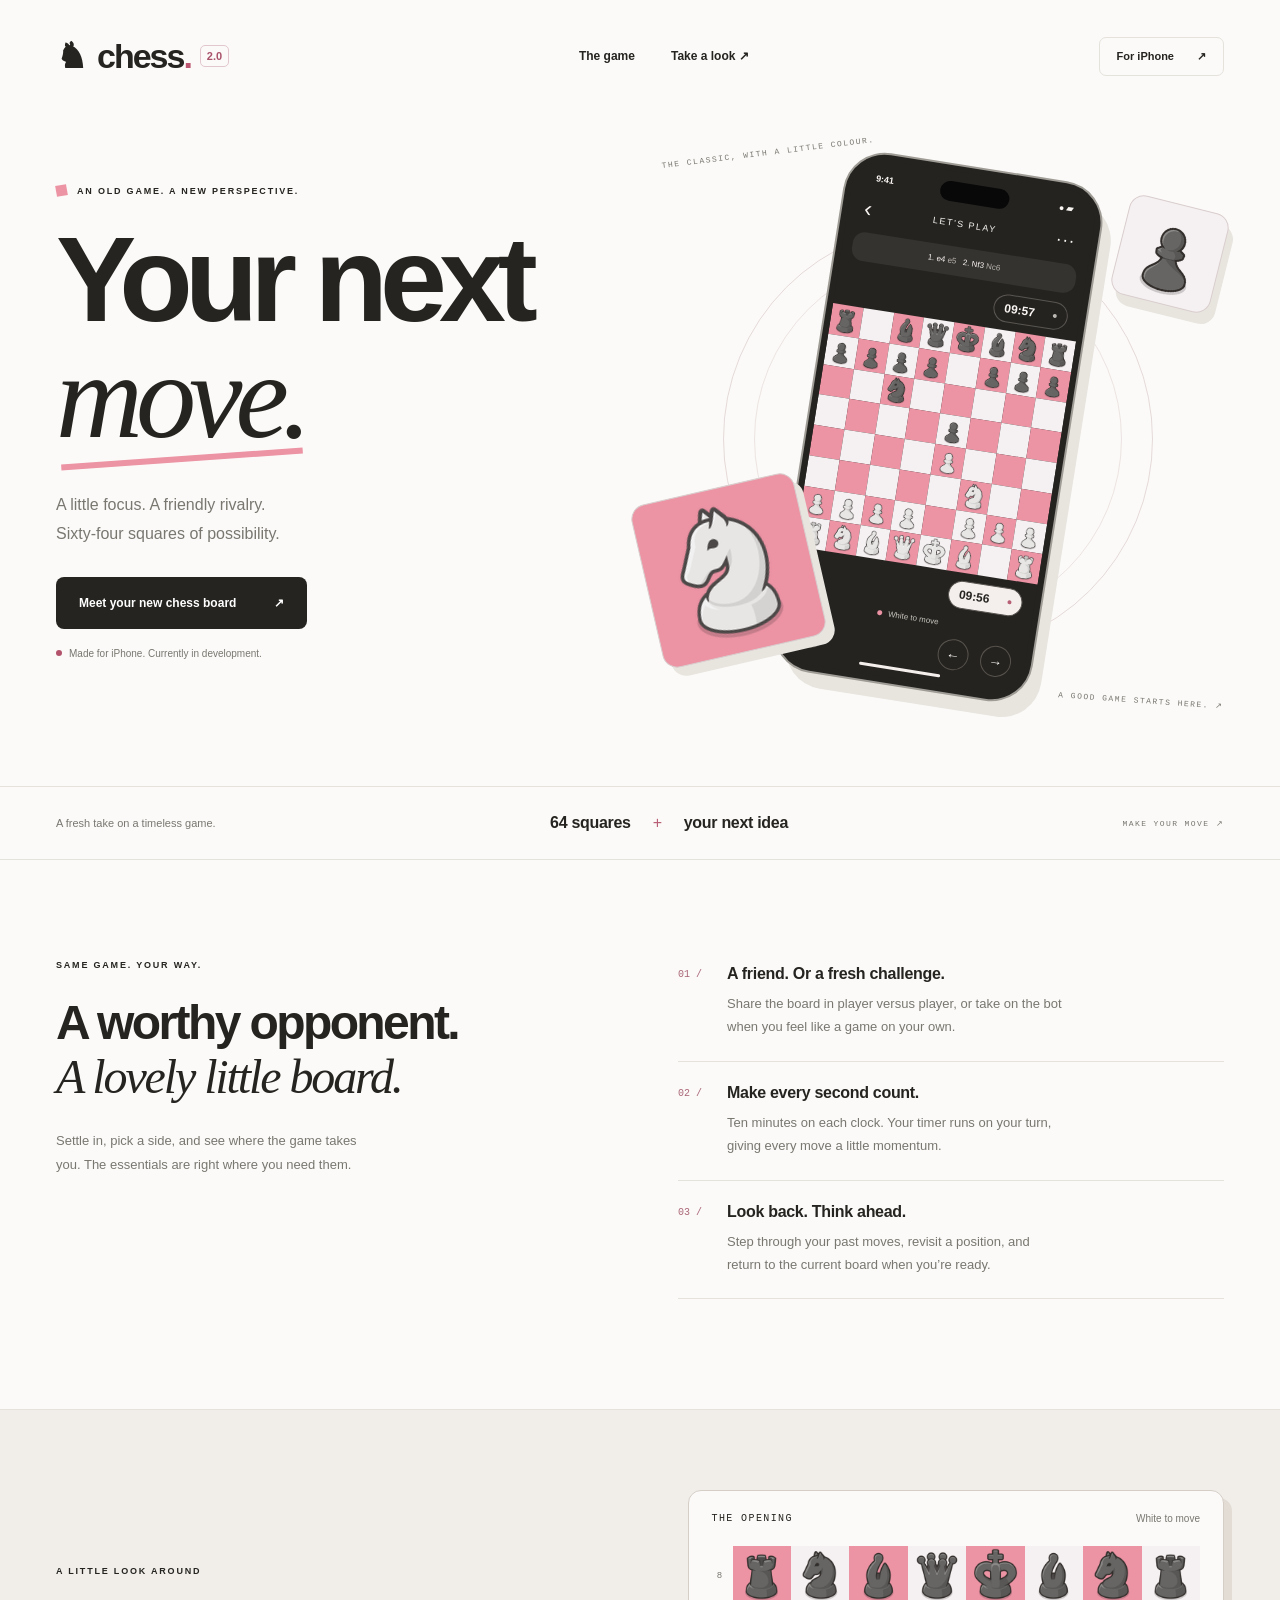
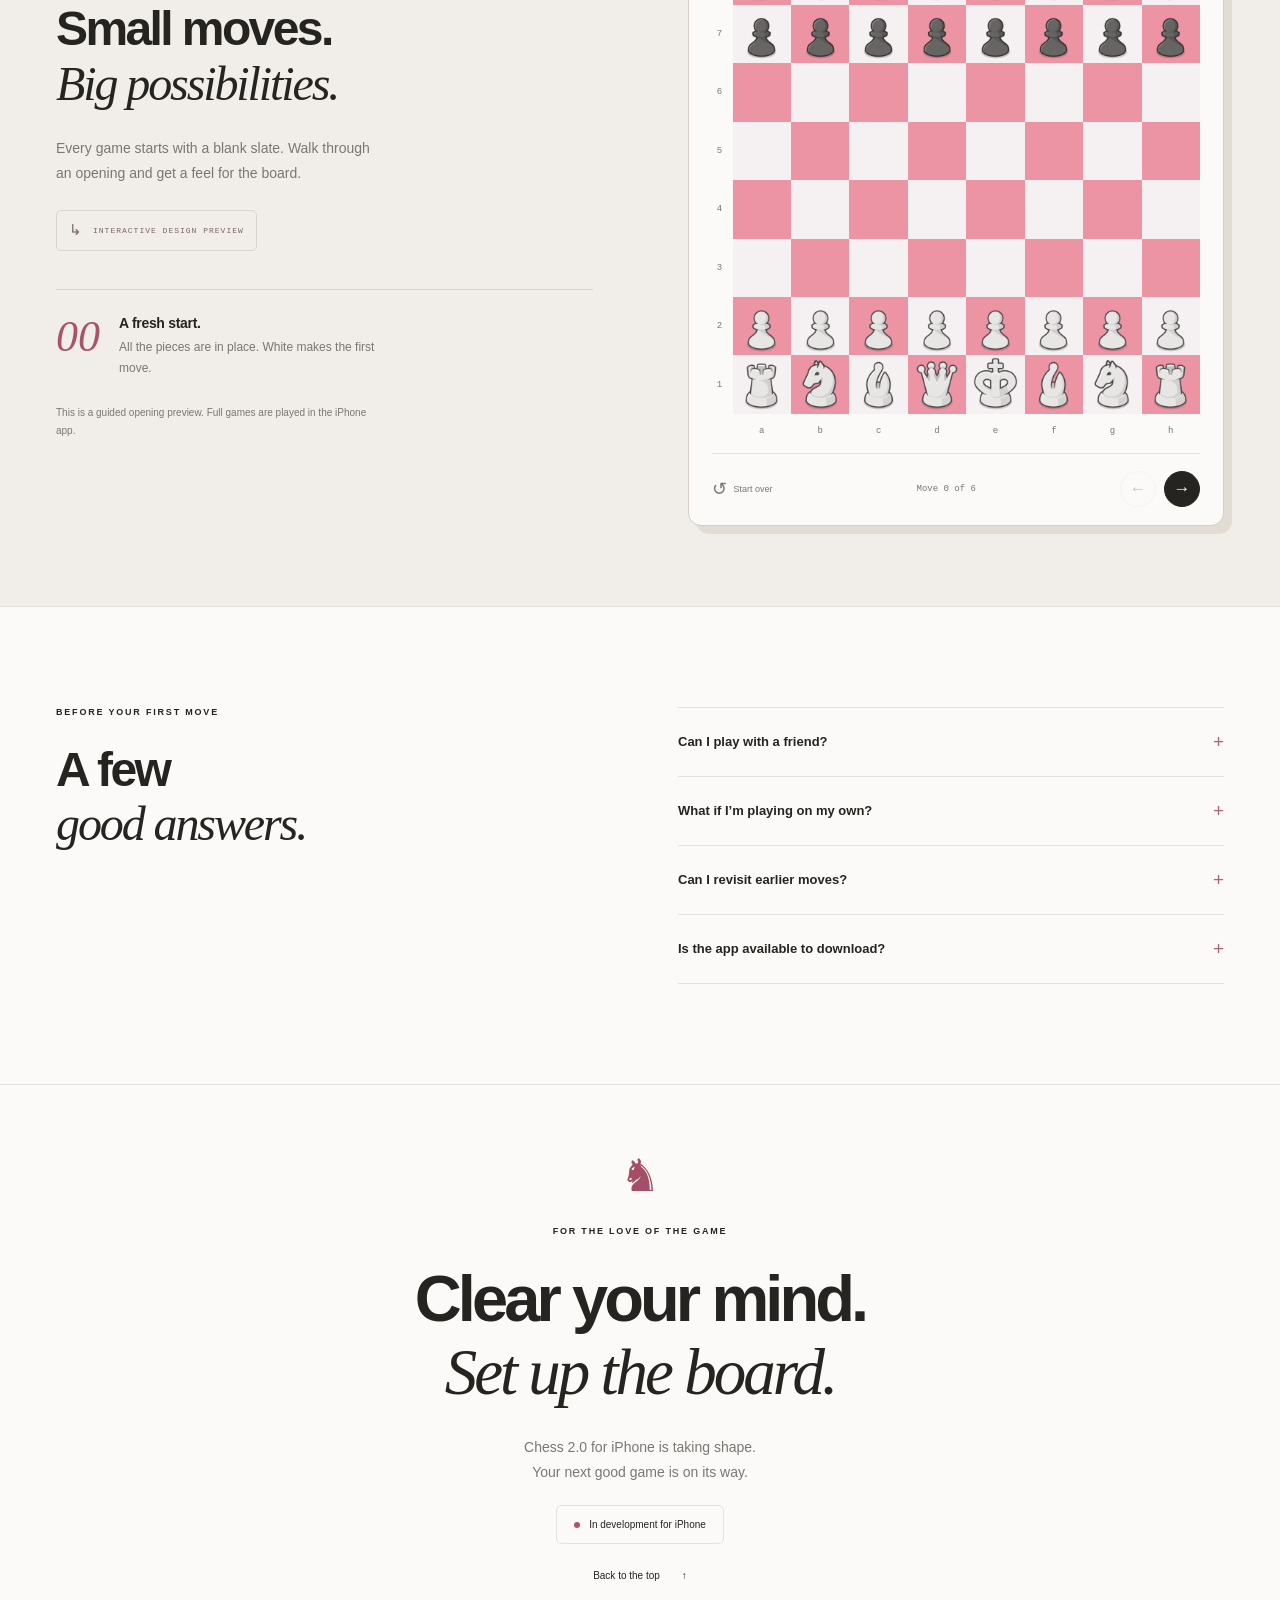
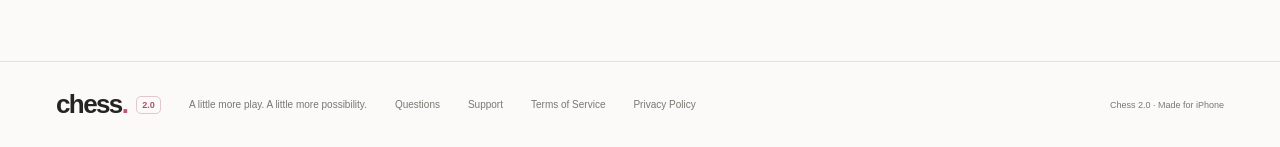
<file: index.html>
<!doctype html>
<html lang="en">
<head>
  <meta charset="utf-8">
  <meta name="viewport" content="width=device-width, initial-scale=1">
  <meta name="theme-color" content="#fbfaf8">
  <meta name="description" content="Chess 2.0 for iPhone. A familiar game with a fresh perspective. Play a friend, take on the bot, and revisit every move.">
  <meta property="og:title" content="Chess 2.0 — Your next move.">
  <meta property="og:description" content="A familiar game. A fresh perspective. Meet Chess 2.0 for iPhone.">
  <meta property="og:type" content="website">
  <title>Chess 2.0 — Your next move.</title>
  <link rel="icon" href="favicon.svg" type="image/svg+xml">
  <link rel="stylesheet" href="styles.css">
  <script src="site.js" defer></script>
</head>
<body>
  <a class="skip-link" href="#main">Skip to content</a>
  <header class="navigation wrap">
    <a class="wordmark" href="./" aria-label="Chess 2.0 home"><span class="brand-icon" aria-hidden="true">♞</span> chess<span class="brand-dot">.</span><span class="brand-version">2.0</span></a>
    <nav aria-label="Main navigation"><a href="#the-game">The game</a><a href="#preview">Take a look <span aria-hidden="true">↗</span></a></nav>
    <a class="nav-button" href="#availability">For iPhone <span aria-hidden="true">↗</span></a>
  </header>
  <main id="main">
    <section class="hero wrap">
      <div class="hero-copy">
        <p class="eyebrow"><span class="little-square" aria-hidden="true"></span> AN OLD GAME. A NEW PERSPECTIVE.</p>
        <h1>Your next<br><em>move.</em></h1>
        <p class="intro">A little focus. A friendly rivalry.<br>Sixty-four squares of possibility.</p>
        <a class="button dark" href="#preview">Meet your new chess board <span aria-hidden="true">↗</span></a>
        <p class="availability"><span class="status-dot" aria-hidden="true"></span> Made for iPhone. Currently in development.</p>
      </div>
      <div class="hero-art" aria-label="Illustrated iPhone preview with the app’s pink and cream chessboard">
        <div class="art-ring" aria-hidden="true"></div>
        <span class="art-caption caption-top">THE CLASSIC, WITH A LITTLE COLOUR.</span>
        <div class="floating-tile knight-tile" aria-hidden="true"><img src="assets/wn.png" alt="" width="160" height="160"></div>
        <div class="phone">
          <div class="phone-status" aria-hidden="true"><span>9:41</span><span>● ▰</span></div>
          <div class="phone-island" aria-hidden="true"></div>
          <div class="phone-header"><span>‹</span><span>LET’S PLAY</span><span>···</span></div>
          <div class="phone-history">1. e4 <span>e5</span> &nbsp; 2. Nf3 <span>Nc6</span></div>
          <div class="phone-clock">09:57 <span class="clock-dot"></span></div>
          <div id="hero-board" class="board hero-board" aria-hidden="true"></div>
          <div class="phone-clock white-clock">09:56 <span class="clock-dot"></span></div>
          <div class="phone-turn"><span></span> White to move</div>
          <div class="phone-controls" aria-hidden="true"><span>☰</span><div><span>←</span><span>→</span></div></div>
          <div class="home-indicator" aria-hidden="true"></div>
        </div>
        <div class="floating-tile pawn-tile" aria-hidden="true"><img src="assets/bp.png" alt="" width="110" height="110"></div>
        <span class="art-caption caption-bottom">A GOOD GAME STARTS HERE. ↗</span>
      </div>
    </section>
    <div class="game-strip wrap"><span>A fresh take on a timeless game.</span><div><span>64 squares</span><span class="strip-plus">+</span><span>your next idea</span></div><span class="strip-note">MAKE YOUR MOVE ↗</span></div>
    <section class="idea wrap" id="the-game">
      <div class="section-heading"><p class="eyebrow">SAME GAME. YOUR WAY.</p><h2>A worthy opponent.<br><em>A lovely little board.</em></h2><p class="section-intro">Settle in, pick a side, and see where the game takes you. The essentials are right where you need them.</p></div>
      <div class="steps">
        <article><span class="step-number">01 /</span><div><h3>A friend. Or a fresh challenge.</h3><p>Share the board in player versus player, or take on the bot when you feel like a game on your own.</p></div></article>
        <article><span class="step-number">02 /</span><div><h3>Make every second count.</h3><p>Ten minutes on each clock. Your timer runs on your turn, giving every move a little momentum.</p></div></article>
        <article><span class="step-number">03 /</span><div><h3>Look back. Think ahead.</h3><p>Step through your past moves, revisit a position, and return to the current board when you’re ready.</p></div></article>
      </div>
    </section>
    <section class="preview-section" id="preview">
      <div class="preview-layout wrap">
        <div class="preview-copy"><p class="eyebrow">A LITTLE LOOK AROUND</p><h2>Small moves.<br><em>Big possibilities.</em></h2><p>Every game starts with a blank slate. Walk through an opening and get a feel for the board.</p><span class="preview-tag"><span aria-hidden="true">↳</span> INTERACTIVE DESIGN PREVIEW</span>
          <div class="opening-note"><span class="note-number" id="move-number">00</span><div><h3 id="move-title">A fresh start.</h3><p id="move-description">All the pieces are in place. White makes the first move.</p></div></div>
          <p class="demo-explainer">This is a guided opening preview. Full games are played in the iPhone app.</p>
        </div>
        <div class="board-demo">
          <div class="demo-header"><span class="demo-label">THE OPENING</span><span id="turn-label">White to move</span></div>
          <div class="board-frame"><div class="rank-labels" aria-hidden="true"><span>8</span><span>7</span><span>6</span><span>5</span><span>4</span><span>3</span><span>2</span><span>1</span></div><div id="demo-board" class="board" role="img" aria-label="Chess board in its starting position"></div><div class="file-labels" aria-hidden="true"><span>a</span><span>b</span><span>c</span><span>d</span><span>e</span><span>f</span><span>g</span><span>h</span></div></div>
          <div class="demo-controls"><button id="reset" class="reset" type="button">↺ <span>Start over</span></button><span id="move-progress" aria-live="polite" aria-atomic="true">Move 0 of 6</span><div class="arrow-controls"><button id="previous" type="button" aria-label="Previous move" disabled>←</button><button id="next" type="button" aria-label="Next move">→</button></div></div>
          <noscript><p class="noscript-message">Enable JavaScript to see the board and step through the opening.</p></noscript>
        </div>
      </div>
    </section>
    <section class="details wrap" id="questions">
      <div><p class="eyebrow">BEFORE YOUR FIRST MOVE</p><h2>A few<br><em>good answers.</em></h2></div>
      <div class="questions">
        <details><summary>Can I play with a friend?<span aria-hidden="true">+</span></summary><p>Yes. Player versus player lets you take turns on the same device. Pass the board between you and enjoy a game together.</p></details>
        <details><summary>What if I’m playing on my own?<span aria-hidden="true">+</span></summary><p>Choose Play Bot for a solo game. You play White, and the bot plays Black.</p></details>
        <details><summary>Can I revisit earlier moves?<span aria-hidden="true">+</span></summary><p>Use the back and forward controls to review earlier positions. Return to the latest position to keep playing. The live clock keeps running while you review.</p></details>
        <details><summary>Is the app available to download?<span aria-hidden="true">+</span></summary><p>Chess 2.0 is currently in development. An App Store link will appear here when the app is available.</p></details>
      </div>
    </section>
    <section class="closing wrap" id="availability"><span class="closing-piece" aria-hidden="true">♞</span><p class="eyebrow">FOR THE LOVE OF THE GAME</p><h2>Clear your mind.<br><em>Set up the board.</em></h2><p>Chess 2.0 for iPhone is taking shape.<br>Your next good game is on its way.</p><span class="coming-soon"><span class="status-dot" aria-hidden="true"></span> In development for iPhone</span><a href="#main" class="back-top">Back to the top <span aria-hidden="true">↑</span></a></section>
  </main>
  <footer class="footer wrap"><a class="wordmark" href="./">chess<span class="brand-dot">.</span><span class="brand-version">2.0</span></a><span>A little more play. A little more possibility.</span><a href="#questions">Questions</a><a href="support.html">Support</a><a href="terms.html">Terms of Service</a><a href="privacy.html">Privacy Policy</a><span class="footer-fine">Chess 2.0 · Made for iPhone</span></footer>
</body>
</html>
</file>
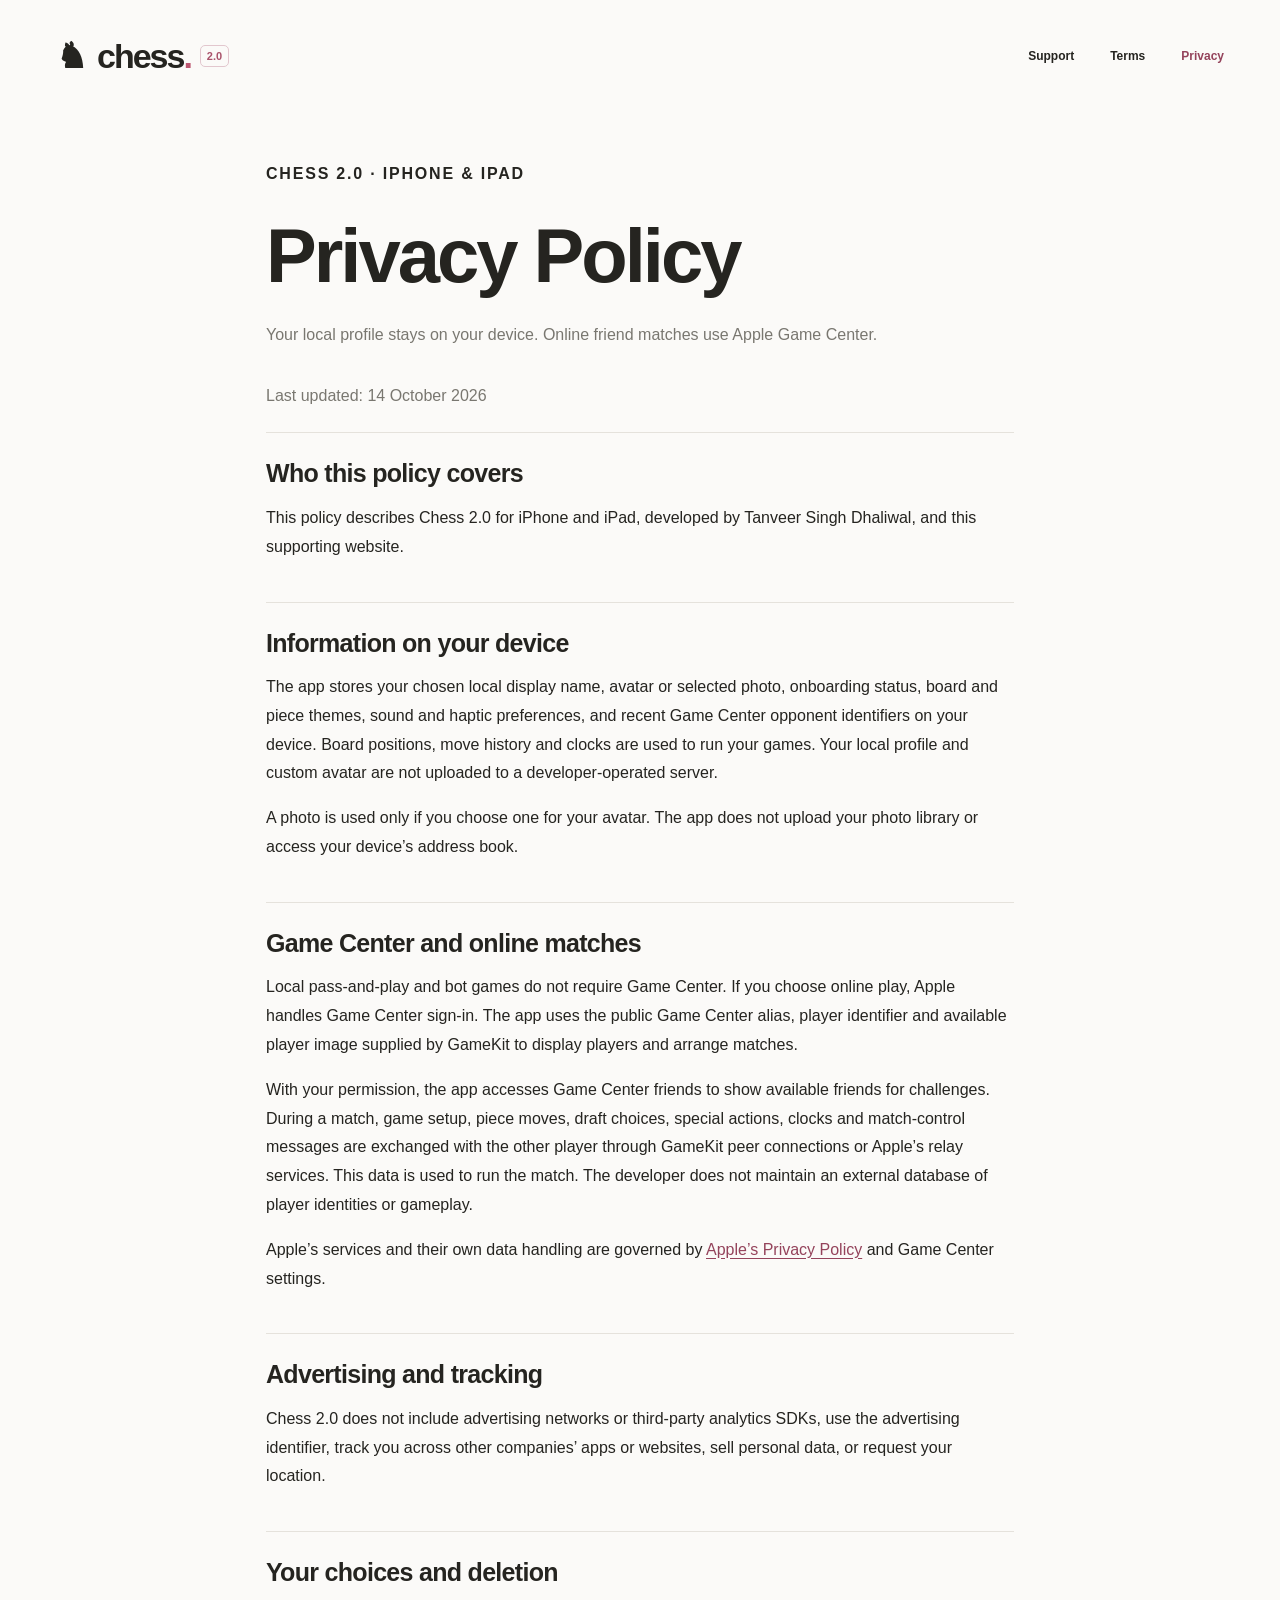
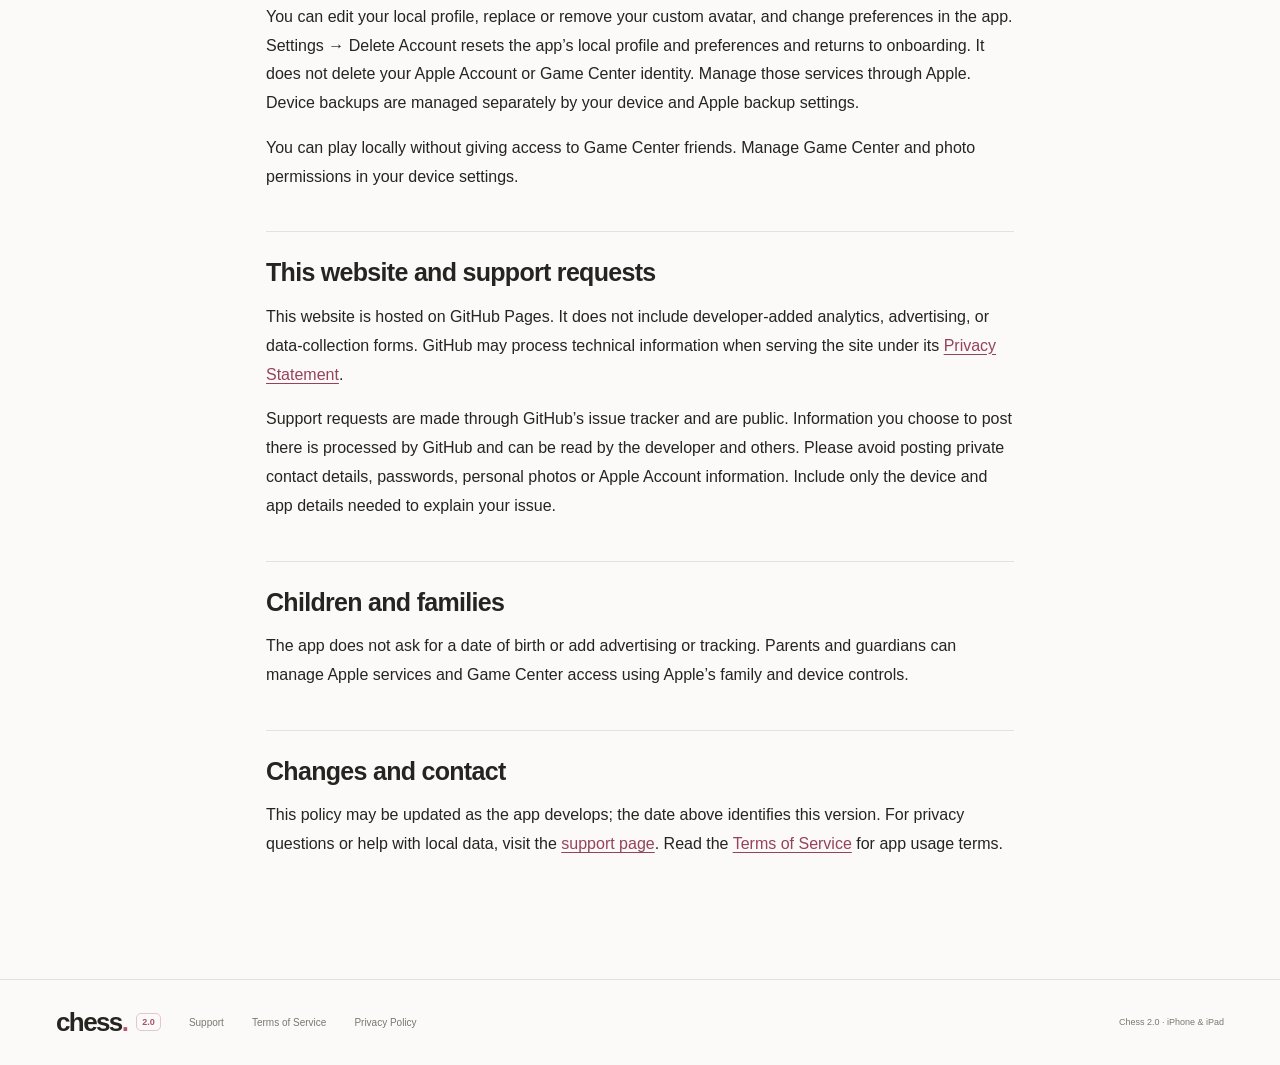
<file: privacy.html>
<!doctype html>
<html lang="en"><head><meta charset="utf-8"><meta name="viewport" content="width=device-width, initial-scale=1"><meta name="theme-color" content="#fbfaf8"><meta name="description" content="How Chess 2.0 handles local profiles and Game Center multiplayer."><title>Privacy Policy — Chess 2.0</title><link rel="icon" href="favicon.svg" type="image/svg+xml"><link rel="stylesheet" href="styles.css"><link rel="stylesheet" href="pages.css"></head>
<body><a class="skip-link" href="#main">Skip to content</a><header class="navigation wrap"><a class="wordmark" href="./" aria-label="Chess 2.0 home"><span class="brand-icon" aria-hidden="true">♞</span> chess<span class="brand-dot">.</span><span class="brand-version">2.0</span></a><nav class="legal-nav" aria-label="Main navigation"><a href="support.html">Support</a><a href="terms.html" >Terms</a><a href="privacy.html" aria-current="page">Privacy</a></nav></header><main id="main" class="page-main wrap"><p class="eyebrow">CHESS 2.0 · IPHONE &amp; IPAD</p><h1>Privacy Policy</h1><p class="page-intro">Your local profile stays on your device. Online friend matches use Apple Game Center.</p><p class="page-date">Last updated: 14 October 2026</p>
<section><h2>Who this policy covers</h2><p>This policy describes Chess 2.0 for iPhone and iPad, developed by Tanveer Singh Dhaliwal, and this supporting website.</p></section>
<section><h2>Information on your device</h2><p>The app stores your chosen local display name, avatar or selected photo, onboarding status, board and piece themes, sound and haptic preferences, and recent Game Center opponent identifiers on your device. Board positions, move history and clocks are used to run your games. Your local profile and custom avatar are not uploaded to a developer-operated server.</p><p>A photo is used only if you choose one for your avatar. The app does not upload your photo library or access your device’s address book.</p></section>
<section><h2>Game Center and online matches</h2><p>Local pass-and-play and bot games do not require Game Center. If you choose online play, Apple handles Game Center sign-in. The app uses the public Game Center alias, player identifier and available player image supplied by GameKit to display players and arrange matches.</p><p>With your permission, the app accesses Game Center friends to show available friends for challenges. During a match, game setup, piece moves, draft choices, special actions, clocks and match-control messages are exchanged with the other player through GameKit peer connections or Apple’s relay services. This data is used to run the match. The developer does not maintain an external database of player identities or gameplay.</p><p>Apple’s services and their own data handling are governed by <a href="https://www.apple.com/legal/privacy/">Apple’s Privacy Policy</a> and Game Center settings.</p></section>
<section><h2>Advertising and tracking</h2><p>Chess 2.0 does not include advertising networks or third-party analytics SDKs, use the advertising identifier, track you across other companies’ apps or websites, sell personal data, or request your location.</p></section>
<section><h2>Your choices and deletion</h2><p>You can edit your local profile, replace or remove your custom avatar, and change preferences in the app. Settings → Delete Account resets the app’s local profile and preferences and returns to onboarding. It does not delete your Apple Account or Game Center identity. Manage those services through Apple. Device backups are managed separately by your device and Apple backup settings.</p><p>You can play locally without giving access to Game Center friends. Manage Game Center and photo permissions in your device settings.</p></section>
<section><h2>This website and support requests</h2><p>This website is hosted on GitHub Pages. It does not include developer-added analytics, advertising, or data-collection forms. GitHub may process technical information when serving the site under its <a href="https://docs.github.com/en/site-policy/privacy-policies/github-general-privacy-statement">Privacy Statement</a>.</p><p>Support requests are made through GitHub’s issue tracker and are public. Information you choose to post there is processed by GitHub and can be read by the developer and others. Please avoid posting private contact details, passwords, personal photos or Apple Account information. Include only the device and app details needed to explain your issue.</p></section>
<section><h2>Children and families</h2><p>The app does not ask for a date of birth or add advertising or tracking. Parents and guardians can manage Apple services and Game Center access using Apple’s family and device controls.</p></section>
<section><h2>Changes and contact</h2><p>This policy may be updated as the app develops; the date above identifies this version. For privacy questions or help with local data, visit the <a href="support.html">support page</a>. Read the <a href="terms.html">Terms of Service</a> for app usage terms.</p></section></main><footer class="footer wrap"><a class="wordmark" href="./">chess<span class="brand-dot">.</span><span class="brand-version">2.0</span></a><a href="support.html">Support</a><a href="terms.html">Terms of Service</a><a href="privacy.html">Privacy Policy</a><span class="footer-fine">Chess 2.0 · iPhone &amp; iPad</span></footer></body></html>
</file>
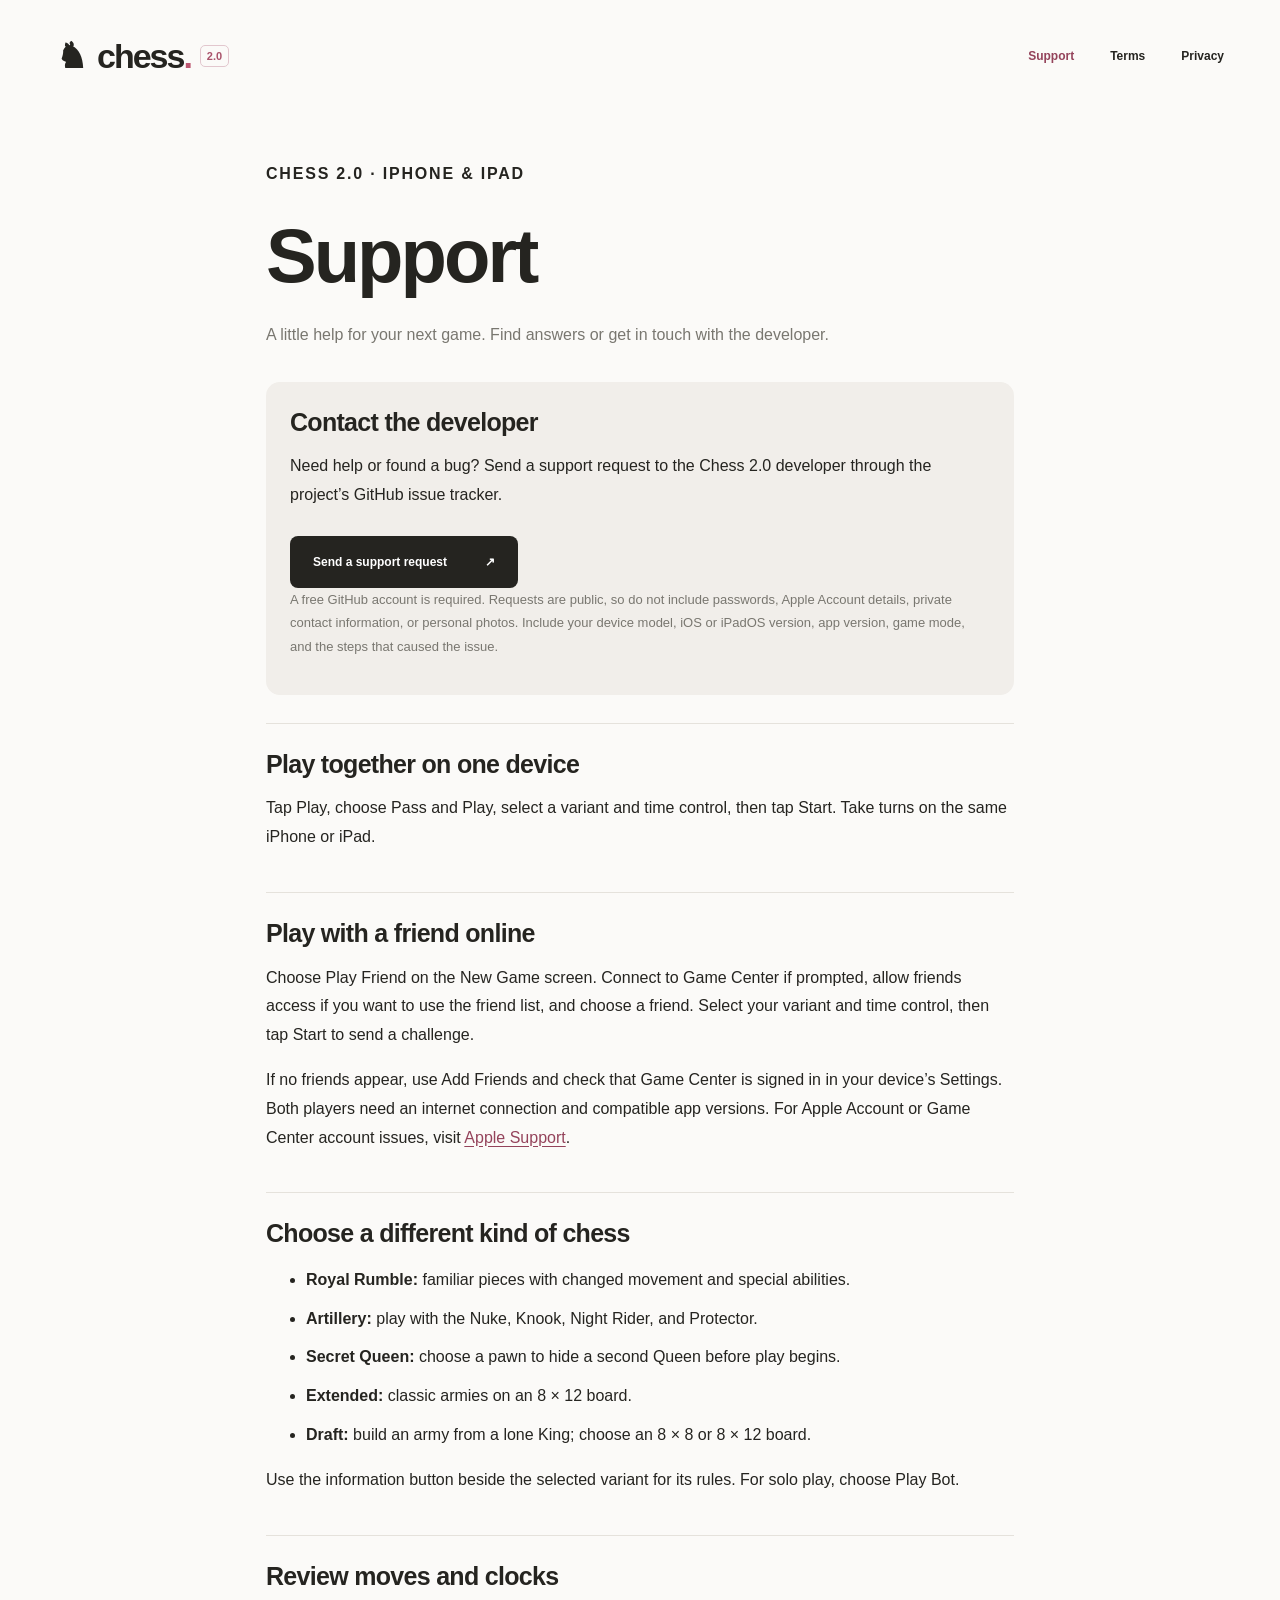
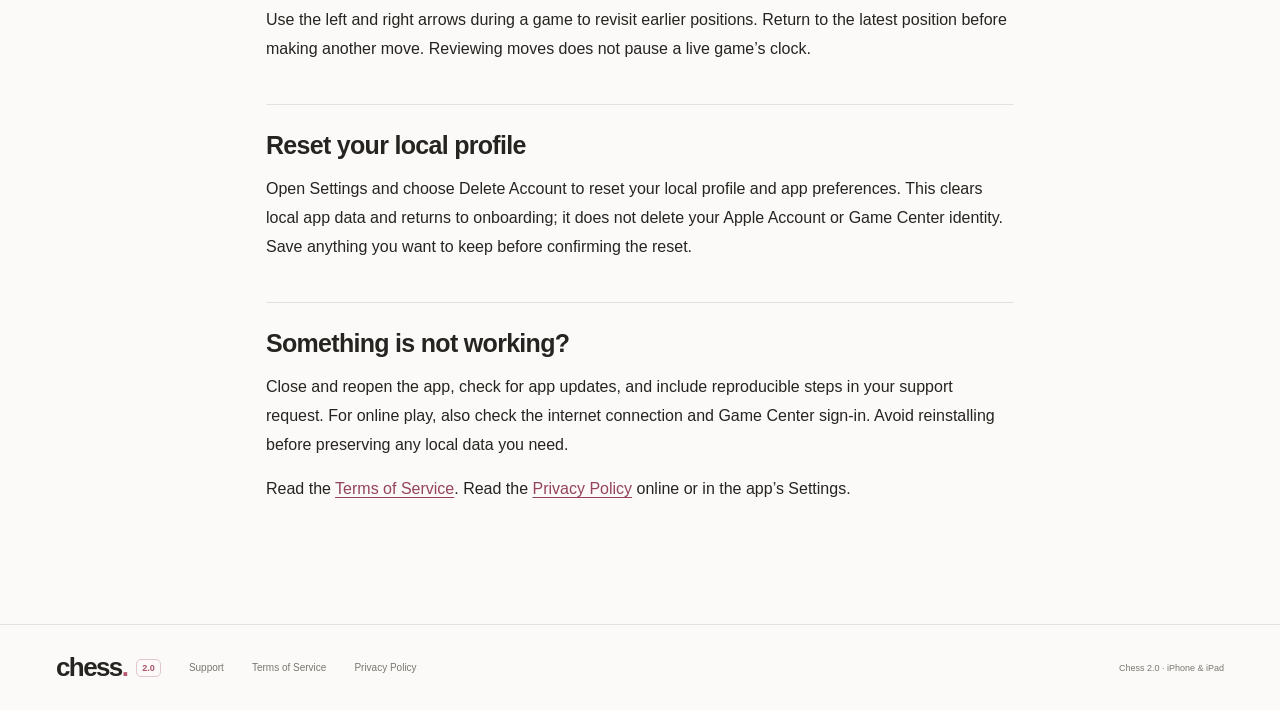
<file: support.html>
<!doctype html>
<html lang="en"><head><meta charset="utf-8"><meta name="viewport" content="width=device-width, initial-scale=1"><meta name="theme-color" content="#fbfaf8"><meta name="description" content="A little help for your next game. Find answers or get in touch with the developer."><title>Support — Chess 2.0</title><link rel="icon" href="favicon.svg" type="image/svg+xml"><link rel="stylesheet" href="styles.css"><link rel="stylesheet" href="pages.css"></head>
<body><a class="skip-link" href="#main">Skip to content</a><header class="navigation wrap"><a class="wordmark" href="./" aria-label="Chess 2.0 home"><span class="brand-icon" aria-hidden="true">♞</span> chess<span class="brand-dot">.</span><span class="brand-version">2.0</span></a><nav class="legal-nav" aria-label="Main navigation"><a href="support.html" aria-current="page">Support</a><a href="terms.html" >Terms</a><a href="privacy.html">Privacy</a></nav></header><main id="main" class="page-main wrap"><p class="eyebrow">CHESS 2.0 · IPHONE &amp; IPAD</p><h1>Support</h1><p class="page-intro">A little help for your next game. Find answers or get in touch with the developer.</p><div class="support-card"><h2>Contact the developer</h2><p>Need help or found a bug? Send a support request to the Chess 2.0 developer through the project’s GitHub issue tracker.</p><a class="button dark" href="https://github.com/TanveerSinghD/chess-2.0/issues/new">Send a support request <span aria-hidden="true">↗</span></a><p class="support-note">A free GitHub account is required. Requests are public, so do not include passwords, Apple Account details, private contact information, or personal photos. Include your device model, iOS or iPadOS version, app version, game mode, and the steps that caused the issue.</p></div>
<section><h2>Play together on one device</h2><p>Tap Play, choose Pass and Play, select a variant and time control, then tap Start. Take turns on the same iPhone or iPad.</p></section>
<section><h2>Play with a friend online</h2><p>Choose Play Friend on the New Game screen. Connect to Game Center if prompted, allow friends access if you want to use the friend list, and choose a friend. Select your variant and time control, then tap Start to send a challenge.</p><p>If no friends appear, use Add Friends and check that Game Center is signed in in your device’s Settings. Both players need an internet connection and compatible app versions. For Apple Account or Game Center account issues, visit <a href="https://support.apple.com/">Apple Support</a>.</p></section>
<section><h2>Choose a different kind of chess</h2><ul><li><strong>Royal Rumble:</strong> familiar pieces with changed movement and special abilities.</li><li><strong>Artillery:</strong> play with the Nuke, Knook, Night Rider, and Protector.</li><li><strong>Secret Queen:</strong> choose a pawn to hide a second Queen before play begins.</li><li><strong>Extended:</strong> classic armies on an 8 × 12 board.</li><li><strong>Draft:</strong> build an army from a lone King; choose an 8 × 8 or 8 × 12 board.</li></ul><p>Use the information button beside the selected variant for its rules. For solo play, choose Play Bot.</p></section>
<section><h2>Review moves and clocks</h2><p>Use the left and right arrows during a game to revisit earlier positions. Return to the latest position before making another move. Reviewing moves does not pause a live game’s clock.</p></section>
<section><h2>Reset your local profile</h2><p>Open Settings and choose Delete Account to reset your local profile and app preferences. This clears local app data and returns to onboarding; it does not delete your Apple Account or Game Center identity. Save anything you want to keep before confirming the reset.</p></section>
<section><h2>Something is not working?</h2><p>Close and reopen the app, check for app updates, and include reproducible steps in your support request. For online play, also check the internet connection and Game Center sign-in. Avoid reinstalling before preserving any local data you need.</p><p>Read the <a href="terms.html">Terms of Service</a>. Read the <a href="privacy.html">Privacy Policy</a> online or in the app’s Settings.</p></section></main><footer class="footer wrap"><a class="wordmark" href="./">chess<span class="brand-dot">.</span><span class="brand-version">2.0</span></a><a href="support.html">Support</a><a href="terms.html">Terms of Service</a><a href="privacy.html">Privacy Policy</a><span class="footer-fine">Chess 2.0 · iPhone &amp; iPad</span></footer></body></html>
</file>
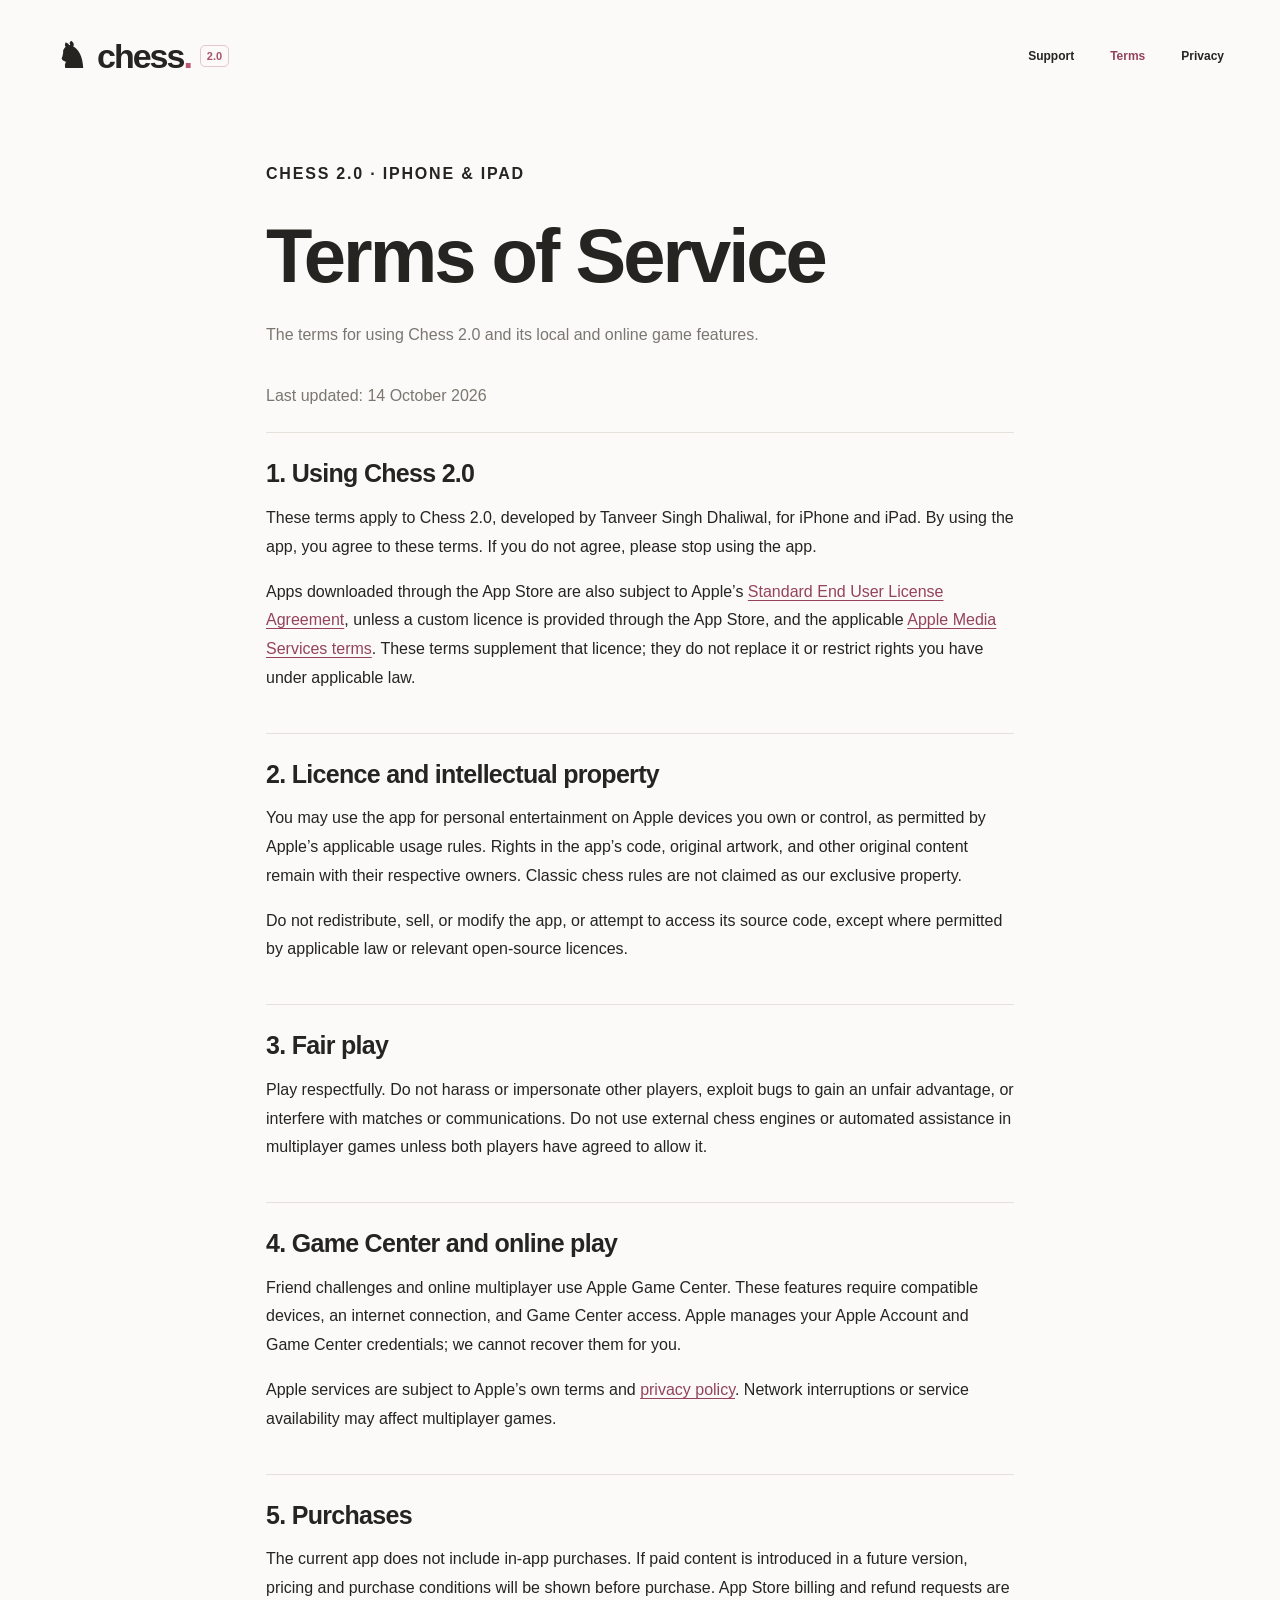
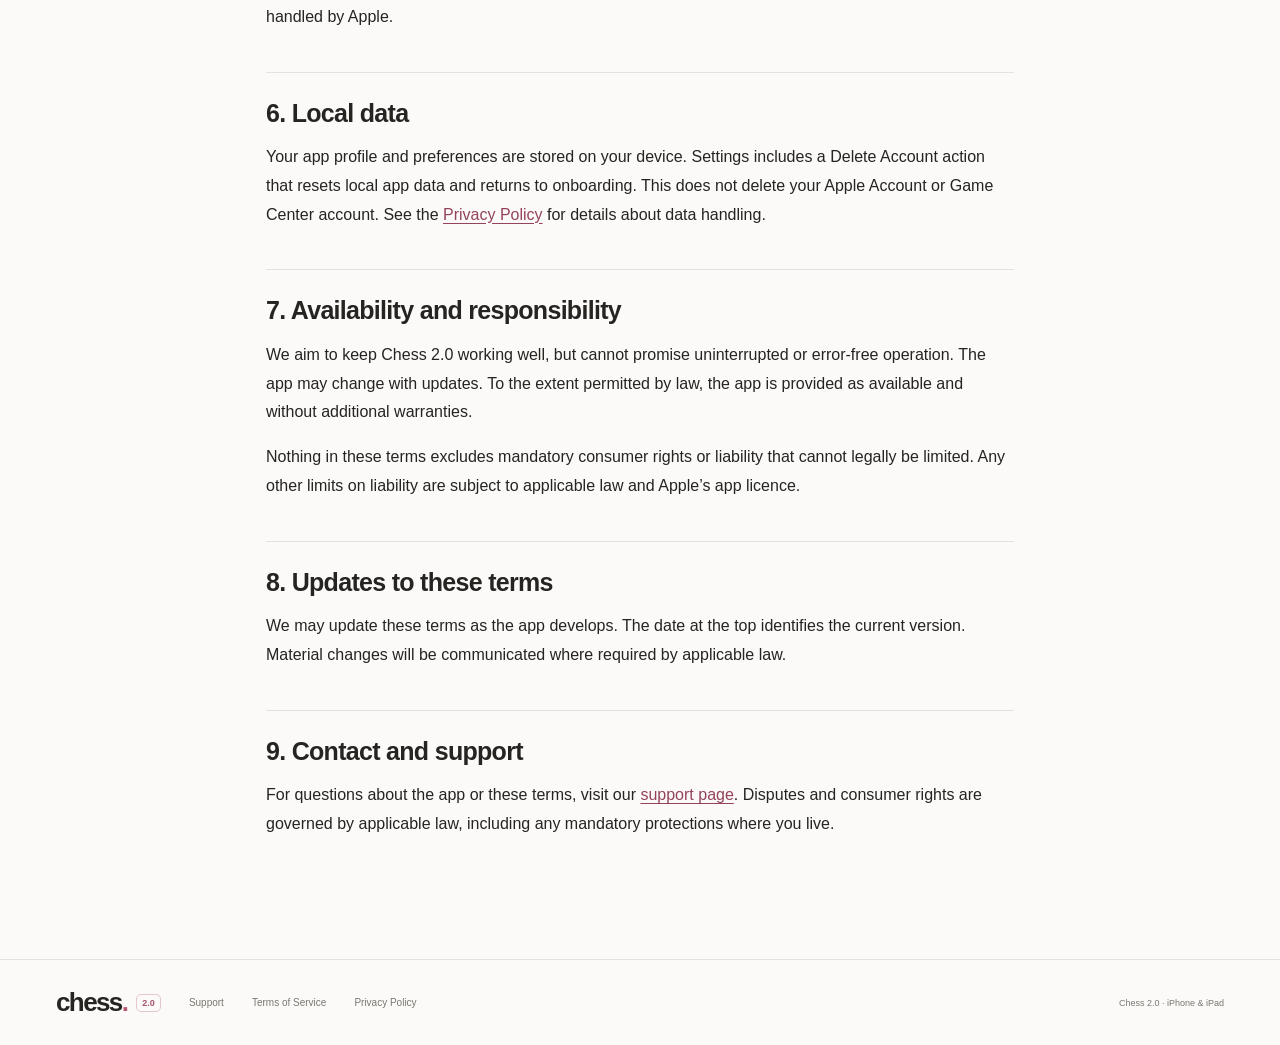
<file: terms.html>
<!doctype html>
<html lang="en"><head><meta charset="utf-8"><meta name="viewport" content="width=device-width, initial-scale=1"><meta name="theme-color" content="#fbfaf8"><meta name="description" content="The terms for using Chess 2.0 and its local and online game features."><title>Terms of Service — Chess 2.0</title><link rel="icon" href="favicon.svg" type="image/svg+xml"><link rel="stylesheet" href="styles.css"><link rel="stylesheet" href="pages.css"></head>
<body><a class="skip-link" href="#main">Skip to content</a><header class="navigation wrap"><a class="wordmark" href="./" aria-label="Chess 2.0 home"><span class="brand-icon" aria-hidden="true">♞</span> chess<span class="brand-dot">.</span><span class="brand-version">2.0</span></a><nav class="legal-nav" aria-label="Main navigation"><a href="support.html" >Support</a><a href="terms.html" aria-current="page">Terms</a><a href="privacy.html">Privacy</a></nav></header><main id="main" class="page-main wrap"><p class="eyebrow">CHESS 2.0 · IPHONE &amp; IPAD</p><h1>Terms of Service</h1><p class="page-intro">The terms for using Chess 2.0 and its local and online game features.</p><p class="page-date">Last updated: 14 October 2026</p>
<section><h2>1. Using Chess 2.0</h2><p>These terms apply to Chess 2.0, developed by Tanveer Singh Dhaliwal, for iPhone and iPad. By using the app, you agree to these terms. If you do not agree, please stop using the app.</p><p>Apps downloaded through the App Store are also subject to Apple’s <a href="https://www.apple.com/legal/internet-services/itunes/dev/stdeula/">Standard End User License Agreement</a>, unless a custom licence is provided through the App Store, and the applicable <a href="https://www.apple.com/legal/internet-services/itunes/">Apple Media Services terms</a>. These terms supplement that licence; they do not replace it or restrict rights you have under applicable law.</p></section>
<section><h2>2. Licence and intellectual property</h2><p>You may use the app for personal entertainment on Apple devices you own or control, as permitted by Apple’s applicable usage rules. Rights in the app’s code, original artwork, and other original content remain with their respective owners. Classic chess rules are not claimed as our exclusive property.</p><p>Do not redistribute, sell, or modify the app, or attempt to access its source code, except where permitted by applicable law or relevant open-source licences.</p></section>
<section><h2>3. Fair play</h2><p>Play respectfully. Do not harass or impersonate other players, exploit bugs to gain an unfair advantage, or interfere with matches or communications. Do not use external chess engines or automated assistance in multiplayer games unless both players have agreed to allow it.</p></section>
<section><h2>4. Game Center and online play</h2><p>Friend challenges and online multiplayer use Apple Game Center. These features require compatible devices, an internet connection, and Game Center access. Apple manages your Apple Account and Game Center credentials; we cannot recover them for you.</p><p>Apple services are subject to Apple’s own terms and <a href="https://www.apple.com/legal/privacy/">privacy policy</a>. Network interruptions or service availability may affect multiplayer games.</p></section>
<section><h2>5. Purchases</h2><p>The current app does not include in-app purchases. If paid content is introduced in a future version, pricing and purchase conditions will be shown before purchase. App Store billing and refund requests are handled by Apple.</p></section>
<section><h2>6. Local data</h2><p>Your app profile and preferences are stored on your device. Settings includes a Delete Account action that resets local app data and returns to onboarding. This does not delete your Apple Account or Game Center account. See the <a href="privacy.html">Privacy Policy</a> for details about data handling.</p></section>
<section><h2>7. Availability and responsibility</h2><p>We aim to keep Chess 2.0 working well, but cannot promise uninterrupted or error-free operation. The app may change with updates. To the extent permitted by law, the app is provided as available and without additional warranties.</p><p>Nothing in these terms excludes mandatory consumer rights or liability that cannot legally be limited. Any other limits on liability are subject to applicable law and Apple’s app licence.</p></section>
<section><h2>8. Updates to these terms</h2><p>We may update these terms as the app develops. The date at the top identifies the current version. Material changes will be communicated where required by applicable law.</p></section>
<section><h2>9. Contact and support</h2><p>For questions about the app or these terms, visit our <a href="support.html">support page</a>. Disputes and consumer rights are governed by applicable law, including any mandatory protections where you live.</p></section></main><footer class="footer wrap"><a class="wordmark" href="./">chess<span class="brand-dot">.</span><span class="brand-version">2.0</span></a><a href="support.html">Support</a><a href="terms.html">Terms of Service</a><a href="privacy.html">Privacy Policy</a><span class="footer-fine">Chess 2.0 · iPhone &amp; iPad</span></footer></body></html>
</file>
<file: styles.css>
:root{--paper:#fbfaf8;--ink:#252420;--muted:#797770;--line:#e5e2dc;--pink:#ec93a4;--cream:#f5f0f1;--sans:Arial,Helvetica,sans-serif;--serif:Georgia,'Times New Roman',serif}
*{box-sizing:border-box}html{scroll-behavior:smooth;scroll-padding-top:30px}body{margin:0;background:var(--paper);color:var(--ink);font-family:var(--sans);-webkit-font-smoothing:antialiased}a{color:inherit;text-decoration:none}button{font:inherit;cursor:pointer}button:disabled{cursor:default}a:focus-visible,button:focus-visible,summary:focus-visible{outline:3px solid #a74460;outline-offset:5px}.wrap{max-width:1280px;margin-inline:auto;padding-inline:56px}h1,h2,h3,p{margin-top:0}.skip-link{position:fixed;top:-100px;left:20px;background:var(--ink);color:#fff;padding:15px;z-index:10}.skip-link:focus{top:16px}
.navigation{height:112px;display:flex;align-items:center;justify-content:space-between}.wordmark{display:inline-flex;align-items:center;font-size:34px;font-weight:800;letter-spacing:-2px}.brand-icon{font-size:35px;letter-spacing:0;margin-right:10px}.brand-dot{color:#bc5771}.navigation nav{display:flex;gap:36px;font-size:12px;font-weight:600}.navigation nav a:hover,.footer a:hover,.back-top:hover{text-decoration:underline;text-underline-offset:5px}.nav-button{padding:12px 17px;border:1px solid var(--line);border-radius:7px;display:flex;gap:23px;font-size:11px;font-weight:600}.nav-button:hover{background:#f1e8e9}
.hero{display:grid;grid-template-columns:1fr 1fr;align-items:center;gap:25px;min-height:674px;padding-block:28px 60px}.hero-copy{padding-bottom:12px}.eyebrow{font-size:9px;font-weight:700;letter-spacing:1.8px;display:flex;align-items:center;gap:10px;margin-bottom:26px}.little-square{width:11px;height:11px;background:var(--pink);transform:rotate(-10deg)}h1{font-size:clamp(90px,9.4vw,132px);line-height:.96;letter-spacing:-8px;font-weight:700;margin-bottom:30px}h1 em,h2 em{font-family:var(--serif);font-weight:400}h1 em{letter-spacing:-7px;position:relative;display:inline-block}h1 em:after{content:'';position:absolute;bottom:-8px;left:5px;right:2px;height:6px;background:var(--pink);transform:rotate(-4deg)}.intro{font-size:16px;color:var(--muted);line-height:1.8;margin-block:37px 28px}.button{display:inline-flex;align-items:center;justify-content:space-between;gap:38px;padding:19px 23px;border-radius:8px;font-size:12px;font-weight:600}.dark{background:var(--ink);color:#fff}.dark:hover{background:#48413e;transform:translateY(-2px)}.availability{display:flex;align-items:center;gap:7px;margin-top:19px;font-size:10px;color:var(--muted)}.status-dot{width:6px;height:6px;border-radius:50%;background:#b3536b;display:inline-block;flex:none}
.hero-art{position:relative;height:570px;isolation:isolate}.art-ring{position:absolute;width:430px;height:430px;border-radius:50%;border:1px solid #e5dad9;left:50%;top:51%;transform:translate(-50%,-50%)}.art-ring:after{content:'';position:absolute;inset:30px;border:1px solid #ece4e2;border-radius:50%}.art-caption{position:absolute;font-family:monospace;font-size:8px;letter-spacing:1.5px;color:var(--muted)}.caption-top{top:14px;left:37px;transform:rotate(-7deg)}.caption-bottom{right:0;bottom:13px;transform:rotate(4deg)}.phone{position:absolute;width:258px;height:522px;left:50%;top:49%;transform:translate(-50%,-50%) rotate(9deg);border:6px solid #242320;border-radius:40px;box-shadow:0 0 0 2px #9f9c96,13px 16px 0 #e8e5df;background:#242320;color:#f9f5f3;overflow:hidden;z-index:2}.phone-status{display:flex;justify-content:space-between;padding:14px 23px 0;font-size:9px;font-weight:600}.phone-island{position:absolute;top:10px;left:50%;transform:translateX(-50%);height:20px;width:70px;border-radius:20px;background:#080808}.phone-header{display:flex;align-items:center;justify-content:space-between;padding:24px 16px 18px;font-size:9px;letter-spacing:1.5px}.phone-header>span:first-child{font-size:23px}.phone-header>span:last-child{font-size:18px}.phone-history{font-size:8px;text-align:center;padding:10px;background:#35332f;margin-inline:10px;border-radius:12px}.phone-history span{color:#bbb7b2}.phone-clock{margin:18px 12px 12px auto;width:75px;padding:9px 10px;border:1px solid #595550;border-radius:18px;font-size:12px;font-weight:600;display:flex;align-items:center;justify-content:space-between;gap:8px}.clock-dot{height:4px;width:4px;border-radius:50%;background:#bbb7b2}.white-clock{margin-block:12px 0;background:#f4efec;color:var(--ink)}.white-clock .clock-dot{background:#b65f75}.phone-turn{display:flex;align-items:center;justify-content:center;font-size:8px;margin-top:19px;gap:6px;color:#c9c5bd}.phone-turn span{height:5px;width:5px;background:var(--pink);border-radius:50%}.phone-controls{display:flex;justify-content:space-between;align-items:center;padding:17px 14px 0}.phone-controls div{display:flex;gap:12px}.phone-controls span{width:31px;height:31px;display:grid;place-items:center;border-radius:50%;border:1px solid #57524b;font-size:14px}.home-indicator{position:absolute;bottom:8px;left:50%;transform:translateX(-50%);width:82px;height:3px;background:#f4efec;border-radius:5px}.floating-tile{position:absolute;display:grid;place-items:center;border:1px solid #d9cece;border-radius:15px;box-shadow:7px 10px 0 #e8e5df;z-index:3}.floating-tile img{width:90%;height:auto}.knight-tile{width:167px;height:167px;background:var(--pink);left:-8px;bottom:64px;transform:rotate(-13deg)}.pawn-tile{width:102px;height:102px;background:var(--cream);right:3px;top:55px;transform:rotate(14deg);z-index:1}
.board{display:grid;grid-template-columns:repeat(8,minmax(0,1fr));width:100%;aspect-ratio:1}.square{position:relative;display:grid;place-items:center;min-width:0;aspect-ratio:1;background:var(--cream)}.square.pink{background:var(--pink)}.square img{width:94%;height:94%;object-fit:contain;display:block}.square.last-move:after{content:'';position:absolute;inset:0;background:#a687222b;pointer-events:none}.square.destination:before{content:'';position:absolute;inset:3px;border:2px solid #63463978;z-index:1;pointer-events:none}
.game-strip{display:flex;justify-content:space-between;align-items:center;gap:25px;padding-block:27px;border-top:1px solid var(--line);border-bottom:1px solid var(--line);color:var(--muted);font-size:11px}.game-strip>div{display:flex;align-items:center;gap:22px;color:var(--ink);font-size:16px;font-weight:600;letter-spacing:-.3px}.strip-plus{color:#b96077;font-weight:400}.strip-note{font-family:monospace;font-size:8px;letter-spacing:1.4px}.idea{padding-block:100px 110px;display:grid;grid-template-columns:1fr 1fr;gap:76px}h2{font-size:48px;line-height:1.13;letter-spacing:-2.6px;font-weight:600;margin-bottom:25px}h2 em{letter-spacing:-2.1px}.section-intro{font-size:13px;line-height:1.8;color:var(--muted);max-width:320px}.steps{padding-top:5px}.steps article{display:flex;gap:25px;padding:22px 0;border-bottom:1px solid var(--line)}.steps article:first-child{padding-top:0}.step-number{font-family:monospace;font-size:10px;color:#aa6677;white-space:nowrap;padding-top:4px}h3{font-size:16px;letter-spacing:-.3px;font-weight:600;margin-bottom:9px}.steps p{font-size:13px;line-height:1.8;color:var(--muted);margin:0;max-width:340px}
.preview-section{background:#f1eeea;border-block:1px solid var(--line)}.preview-layout{display:grid;grid-template-columns:1fr 1fr;gap:95px;align-items:center;padding-block:80px}.preview-copy>p:not(.eyebrow){font-size:14px;color:var(--muted);line-height:1.8;max-width:330px}.preview-tag{display:inline-flex;align-items:center;gap:10px;border:1px solid #d9d3cd;border-radius:5px;padding:10px 12px;font-family:monospace;font-size:8px;letter-spacing:1px;color:#77685f;margin-top:10px}.preview-tag>span{font-size:15px}.opening-note{display:flex;gap:19px;margin-top:38px;border-top:1px solid #dcd5ce;padding-top:25px}.note-number{font:italic 44px var(--serif);color:#a9536b;line-height:1}.opening-note h3{font-size:14px;margin-bottom:6px}.opening-note p{font-size:12px;color:var(--muted);line-height:1.7;margin:0;max-width:270px}.preview-copy .demo-explainer{font-size:10px!important;line-height:1.7;margin-top:26px;max-width:320px}.board-demo{background:var(--paper);border:1px solid #d5cec7;border-radius:13px;padding:22px 23px 16px;box-shadow:8px 8px 0 #e2dcd4}.demo-header{display:flex;justify-content:space-between;align-items:center;margin-bottom:22px;font-size:10px}.demo-label{font-family:monospace;letter-spacing:1.4px}.demo-header>span:last-child{color:var(--muted)}.board-frame{display:grid;grid-template-columns:16px 1fr;grid-template-rows:auto 17px;gap:5px}.rank-labels{display:grid;grid-template-rows:repeat(8,1fr);font-family:monospace;font-size:9px;color:var(--muted);text-align:center}.rank-labels span{align-self:center}.file-labels{grid-column:2;display:grid;grid-template-columns:repeat(8,1fr);text-align:center;font-family:monospace;font-size:9px;color:var(--muted);align-items:end}.demo-controls{display:flex;align-items:center;justify-content:space-between;gap:10px;margin-top:17px;padding-top:15px;border-top:1px solid var(--line)}.reset{display:flex;align-items:center;gap:7px;border:0;background:transparent;padding:9px 0;color:var(--muted);font-size:18px}.reset span{font-size:9px}.reset:hover{color:var(--ink)}#move-progress{font-family:monospace;font-size:9px;color:var(--muted)}.arrow-controls{display:flex;gap:8px}.arrow-controls button{border:1px solid var(--line);border-radius:50%;background:transparent;color:var(--ink);width:36px;height:36px;font-size:17px}.arrow-controls button:last-child{background:var(--ink);border-color:var(--ink);color:#fff}.arrow-controls button:disabled{opacity:.25}.arrow-controls button:not(:disabled):hover{background:var(--pink);color:var(--ink);border-color:var(--pink)}.noscript-message{font-size:12px;line-height:1.7}
.details{display:grid;grid-template-columns:1fr 1fr;gap:76px;padding-block:100px}.questions{border-top:1px solid var(--line)}details{border-bottom:1px solid var(--line)}summary{display:flex;align-items:center;justify-content:space-between;gap:20px;cursor:pointer;list-style:none;font-size:13px;font-weight:600;padding:23px 0}summary::-webkit-details-marker{display:none}summary>span{font-size:19px;font-weight:400;color:#ac6678;transition:transform .2s}details[open] summary>span{transform:rotate(45deg)}details p{color:var(--muted);font-size:12px;line-height:1.9;padding-right:26px;margin:0 0 22px}.closing{border-top:1px solid var(--line);text-align:center;padding-block:64px 80px}.closing-piece{display:inline-block;font-size:45px;color:#a44f67;margin-bottom:24px}.closing .eyebrow{justify-content:center}.closing h2{font-size:65px;letter-spacing:-3.9px}.closing h2 em{letter-spacing:-3px}.closing>p:not(.eyebrow){font-size:14px;color:var(--muted);line-height:1.8}.coming-soon{display:inline-flex;align-items:center;gap:9px;border:1px solid var(--line);border-radius:6px;padding:13px 17px;font-size:10px;margin-top:6px}.back-top{display:flex;justify-content:center;gap:22px;font-size:10px;margin-top:26px}.footer{border-top:1px solid var(--line);display:flex;align-items:center;gap:28px;flex-wrap:wrap;padding-block:27px}.footer .wordmark{font-size:26px;letter-spacing:-1.6px}.footer>span,.footer>a:not(.wordmark){font-size:10px;color:var(--muted)}.footer-fine{margin-left:auto;font-size:9px!important}
@media(min-width:1450px){.hero{min-height:730px}}@media(max-width:1050px){.wrap{padding-inline:34px}.hero{gap:12px;min-height:610px}h1{font-size:102px;letter-spacing:-6px}.hero-art{height:525px}.phone{width:239px;height:495px}.phone-header{padding-top:21px;padding-bottom:14px}.phone-clock{margin-top:15px}.white-clock{margin-top:12px}.phone-turn{margin-top:15px}.knight-tile{width:137px;height:137px;left:-5px;bottom:62px}.pawn-tile{width:87px;height:87px;right:-4px}.art-ring{width:360px;height:360px}.caption-top{left:10px;font-size:7px}.caption-bottom{font-size:7px;right:-8px}.strip-note{display:none}.idea,.details{gap:40px}.preview-layout{gap:45px}h2{font-size:40px}.board-demo{padding-inline:18px}.demo-controls{gap:6px}.reset span{font-size:8px}}
@media(max-width:760px){.wrap{padding-inline:24px}.navigation{height:86px}.navigation .wordmark{font-size:29px}.brand-icon{font-size:29px;margin-right:7px}.navigation nav{gap:21px;font-size:10px}.nav-button{display:none}.hero{grid-template-columns:1fr;gap:20px;padding-block:28px 34px}.hero-copy{text-align:center}.hero-copy .eyebrow{justify-content:center;font-size:8px}h1{font-size:clamp(86px,19vw,112px);letter-spacing:-6px}.intro{font-size:14px;margin-top:32px}.availability{justify-content:center;font-size:9px}.button{font-size:11px;padding:18px 21px}.hero-art{height:539px;width:min(100%,400px);margin-inline:auto}.phone{width:246px;height:505px}.knight-tile{width:132px;height:132px;left:0;bottom:56px}.pawn-tile{right:0;top:42px;width:83px;height:83px}.caption-top{top:12px;left:5px;font-size:6px}.caption-bottom{bottom:6px;right:3px;font-size:6px}.art-ring{width:min(100%,360px);height:auto;aspect-ratio:1}.game-strip{flex-direction:column;gap:16px;padding-block:24px;font-size:10px}.game-strip>div{font-size:14px;gap:20px}.idea,.details,.preview-layout{grid-template-columns:1fr;gap:32px;padding-block:65px}h2{font-size:42px;letter-spacing:-2.4px}.section-intro,.steps p{max-width:100%}.steps article{padding:20px 0}.preview-layout{gap:35px}.preview-copy>p:not(.eyebrow){max-width:100%}.opening-note{margin-top:26px}.preview-copy .demo-explainer{max-width:100%}.board-demo{width:100%;max-width:460px;margin-inline:auto;padding:21px 17px 15px}.details{gap:20px}.closing{padding-block:50px 65px}.closing h2{font-size:49px;letter-spacing:-2.8px}.closing h2 em{letter-spacing:-2.3px}.closing>p:not(.eyebrow){font-size:12px}.footer{gap:20px;justify-content:space-between}.footer>span:nth-child(2){font-size:9px;max-width:150px}.footer-fine{flex-basis:100%;margin-left:0}.reset span{font-size:9px}}
.phone-header{padding-block:13px 10px}.phone-clock{margin-top:10px;margin-bottom:8px;padding-block:6px}.white-clock{margin-top:8px;margin-bottom:0}.phone-turn{margin-top:12px}.phone-controls{padding-top:10px}.caption-top{top:0;left:8px}
@media(prefers-reduced-motion:reduce){html{scroll-behavior:auto}*{transition:none!important}}

.brand-version{font-size:11px;letter-spacing:0;color:#a9536b;border:1px solid #e2c7ce;border-radius:5px;padding:4px 6px;margin-left:9px;align-self:center}.footer .brand-version{font-size:9px;padding:3px 5px}@media(max-width:380px){.navigation .wordmark{font-size:25px}.navigation .brand-icon{font-size:25px}.navigation nav{gap:13px;font-size:9px}.navigation .brand-version{font-size:9px;margin-left:6px}}
</file>
<file: pages.css>
.page-main{max-width:860px;margin:auto;padding-block:48px 80px}.page-main h1{font-size:clamp(48px,8vw,76px);line-height:1.08;letter-spacing:-3px;margin:0 0 24px}.page-intro{font-size:18px;line-height:1.7;color:var(--muted);margin-bottom:32px}.page-main section{padding-block:24px;border-top:1px solid var(--line)}.page-main h2{font-size:25px;letter-spacing:-.7px;line-height:1.3;margin-bottom:14px}.page-main p,.page-main li{font-size:16px;line-height:1.8}.page-main li{margin-bottom:10px}.page-main a:not(.button){text-decoration:underline;text-underline-offset:3px;color:#94435b}.page-date{font:12px var(--sans);color:var(--muted);margin-bottom:22px}.support-card{padding:24px;background:#f1eeea;border-radius:14px;margin-block:28px}.support-card .button{margin-top:10px}.page-main .support-note{font-size:13px;color:var(--muted)}.legal-nav{display:flex;gap:20px;flex-wrap:wrap}.legal-nav a[aria-current]{color:#94435b}@media(max-width:760px){.page-main{padding-block:30px 55px}.page-main h1{letter-spacing:-2px}.page-main p,.page-main li{font-size:15px}.navigation .legal-nav{gap:15px}}
</file>
